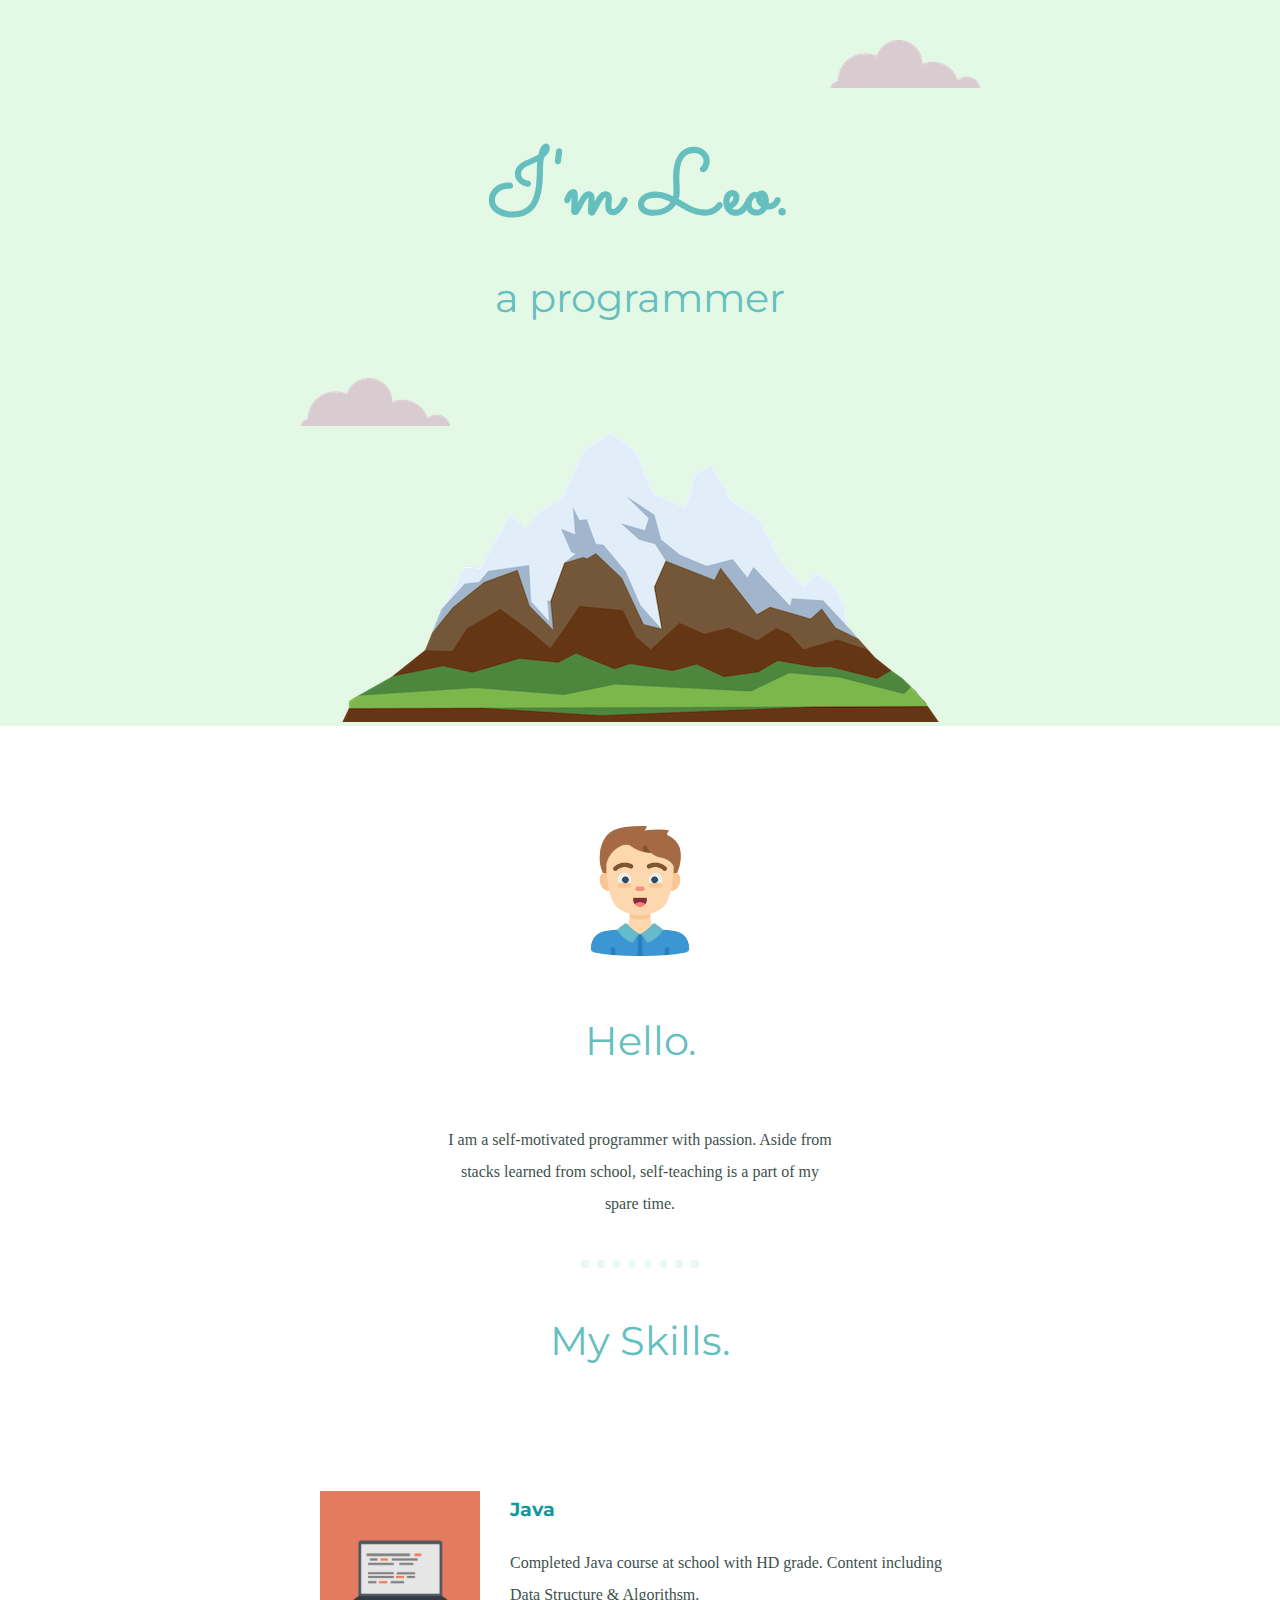
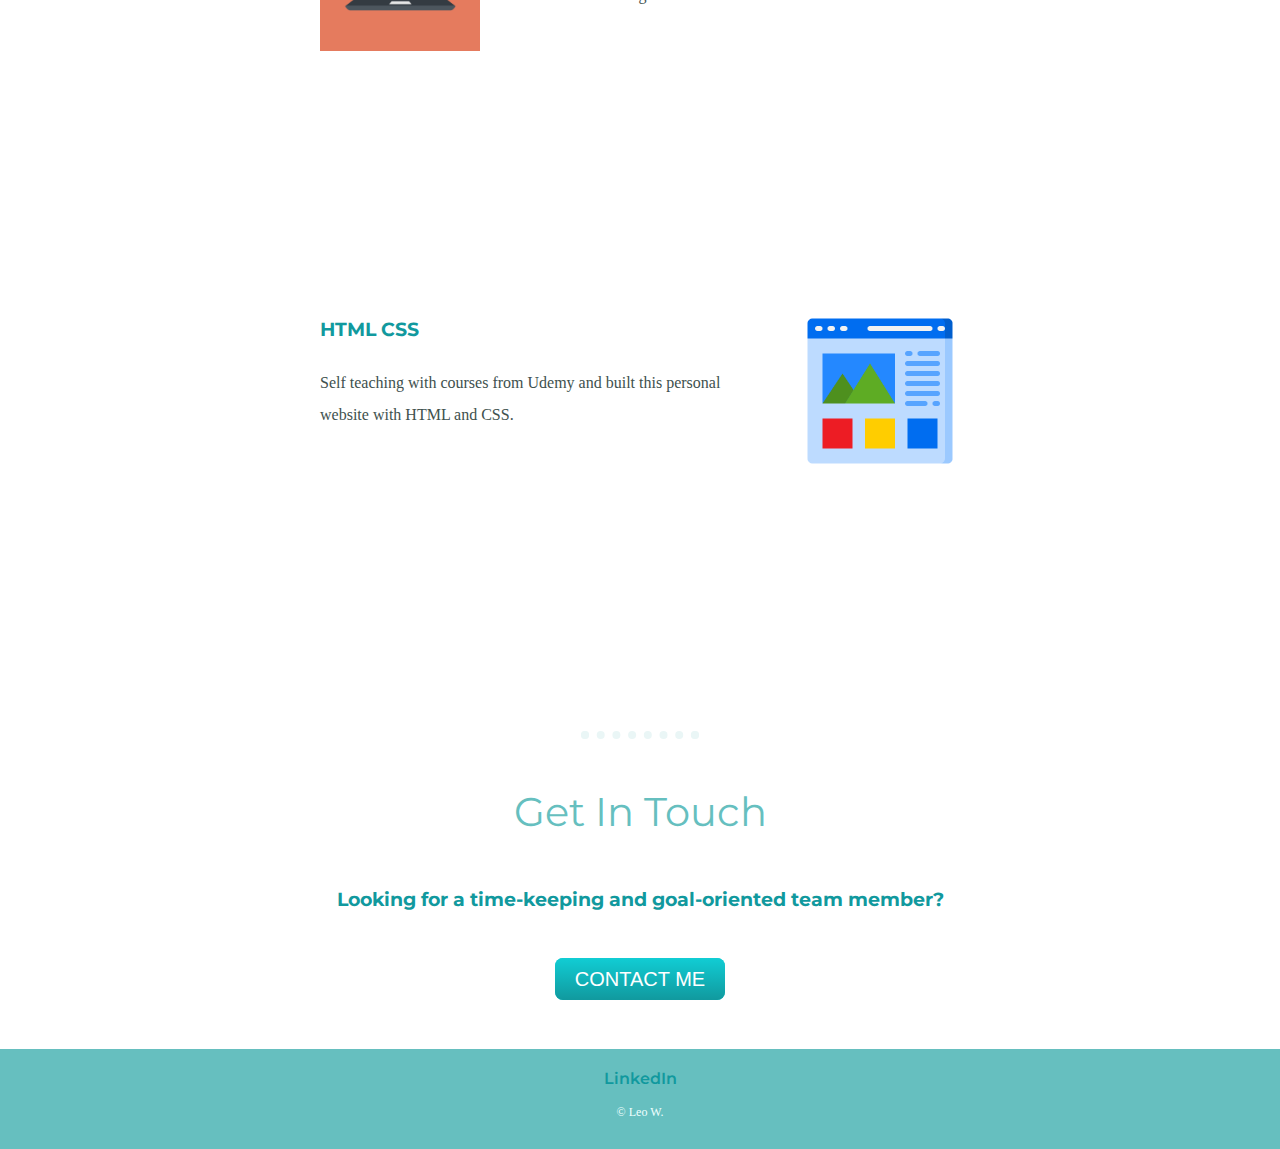
<file: index.html>
<!DOCTYPE html>
<html lang="en">

<head>
    <meta charset="UTF-8">
    <meta http-equiv="X-UA-Compatible" content="IE=edge">
    <meta name="viewport" content="width=device-width, initial-scale=1.0">
    <title>Leo Woo</title>
    <link rel="stylesheet" href="css/styles.css">
    <link rel="icon" href="images/favicon.ico">
    <link rel="preconnect" href="https://fonts.googleapis.com">
    <link rel="preconnect" href="https://fonts.gstatic.com" crossorigin>
    <link href="https://fonts.googleapis.com/css2?family=Montserrat&family=Sacramento&display=swap" rel="stylesheet">
</head>

<body>
    <div class="top-container">
        <img class="top-cloud" src="images/cloud.png" alt="cloud.png">
        <h1>I'm Leo.</h1>
        <h2>a <span>pro</span>grammer</h2>
        <img class="bottom-cloud" src="images/cloud.png" alt="cloud.png">
        <img src="images/mountain.png" alt="mountain.png">
    </div>
    <div class="middle-container">
        <div class="">
            <img src="images/men.png" alt="men.png" style="height: 130px;">
            <h2>Hello.</h2>
            <p class="intro">I am a self-motivated programmer with passion. Aside from stacks learned from school,
                self-teaching is a part of my spare time.
            </p>
        </div>
        <hr>
        <div class="skills">
            <h2>My Skills.</h2>
            <div class="skill-row-1">
                <img class="skill-row-img-1" src="images/computer.png" alt="computer.png">
                <h3>Java</h3>
                <p class="skill-description"> Completed Java course at school with HD grade. Content including Data
                    Structure & Algorithsm. </p>
            </div>

            <div class="skill-row-2">
                <img class="skill-row-img-2" src="images/website.png" alt="computer.png">
                <h3>HTML CSS</h3>
                <p class="skill-description"> Self teaching with courses
                    from Udemy and built this personal website with HTML and CSS. </p>
            </div>
        </div>
        <hr>
        <div class="contact-me">
            <h2 style="margin-bottom:0%;">Get In Touch</h2>
            <h3 style="margin-bottom: 40px;">Looking for a time-keeping and goal-oriented team member?</h3>
            <!--<p class="contact-message"></p>-->
            <a style="margin-bottom:50px;" class="btn" href="mailto:leowoo28@gmail.com">CONTACT ME</a>
        </div>
    </div>


    <div class="bottom-container">
        <a class="footer-link" href="https://www.linkedin.com/in/leo-wu-a351b8213/">LinkedIn</a>
        <p style="color:azure; font-size: 0.75rem; padding: 0;">© Leo W.</p>
    </div>

</body>

</html>
</file>
<file: css/styles.css>
a {
     color: #11999E;
     font-family: 'Montserrat', sans-serif;
     text-decoration: none;
}

a:hover {
    color: #EAF6F6
}

body {
    margin: 0px;
    text-align: center;
    color:#40514E;
}

hr {
    width: 8%;
    color: #EAF6F6;
    border-style: dotted;
    border-bottom: none;
    border-width: 8px;
    margin-top:40px;
}

h1 {
    font-size: 5.625rem;/* 16px = 1em = 100%  rem: root em */
    margin: 50px auto 0 auto;
    font-family: 'Sacramento', cursive;
    color:  #66BFBF;
    line-height: 1;/*line height 1 is default*/
}
h2 {
    font-family: 'Montserrat', sans-serif;
    font-size: 2.5rem;
    font-weight: normal;
    color: #66BFBF;
    padding-bottom: 10px;
}
h3 {
    font-family: 'Montserrat', sans-serif;
    color: #11999E;
}

p {
    line-height: 2;
}

.btn {
    background: #11cdd4;
    background-image: -webkit-linear-gradient(top, #11cdd4, #11999e);
    background-image: -moz-linear-gradient(top, #11cdd4, #11999e);
    background-image: -ms-linear-gradient(top, #11cdd4, #11999e);
    background-image: -o-linear-gradient(top, #11cdd4, #11999e);
    background-image: linear-gradient(to bottom, #11cdd4, #11999e);
    -webkit-border-radius: 8;
    -moz-border-radius: 8;
    border-radius: 8px;
    font-family: Arial;
    color: #ffffff;
    font-size: 20px;
    padding: 10px 20px 10px 20px;
    text-decoration: none;
  }
  
  .btn:hover {
    background: #30e3cb;
    background-image: -webkit-linear-gradient(top, #30e3cb, #2bc4ad);
    background-image: -moz-linear-gradient(top, #30e3cb, #2bc4ad);
    background-image: -ms-linear-gradient(top, #30e3cb, #2bc4ad);
    background-image: -o-linear-gradient(top, #30e3cb, #2bc4ad);
    background-image: linear-gradient(to bottom, #30e3cb, #2bc4ad);
    text-decoration: none;
  }

.contact-message {
    width: 40%;
    margin: 40px auto 
}

.intro {
    width:30%;
    margin: auto;
}

.skill{
    margin-bottom: 100px;
}

.skill-row-1{
    width: 50%;
    margin: 100px auto 300px auto;
    text-align: left;
    line-height: 2;

}

.skill-row-2{
    width: 50%;
    margin: 100px auto 300px auto;
    text-align: left;
    line-height: 2;

}

.skill-row-img-1{
    width: 25%;
    float:left;
    margin-right: 30px;
    margin-bottom: 50px;
}

.skill-row-img-2{
    width: 25%;
    float:right;
    margin-left: 30px;
    margin-bottom: 50px;
}

/*.skill-description {
    clear: left;
}*/

.top-container {
    background-color: #E4F9E5;
    position:relative;
    padding-top: 100px;
    margin-bottom: 50px;
}

.middle-container {
    margin: 100px auto 50px auto;
    line-height: 2;

}

.bottom-container {
    height: 30px;
    background-color: #66BFBF;
    padding: 20px 0 50px;
}

.top-cloud {
    position: absolute;
    right:300px;
    top:40px;
}

.bottom-cloud {
    position:absolute;
    left: 300px;
    bottom: 300px;
}

.footer-link {

    margin-left: 10px;
    margin-right: 10px;
    font-weight: 600;
}
</file>
